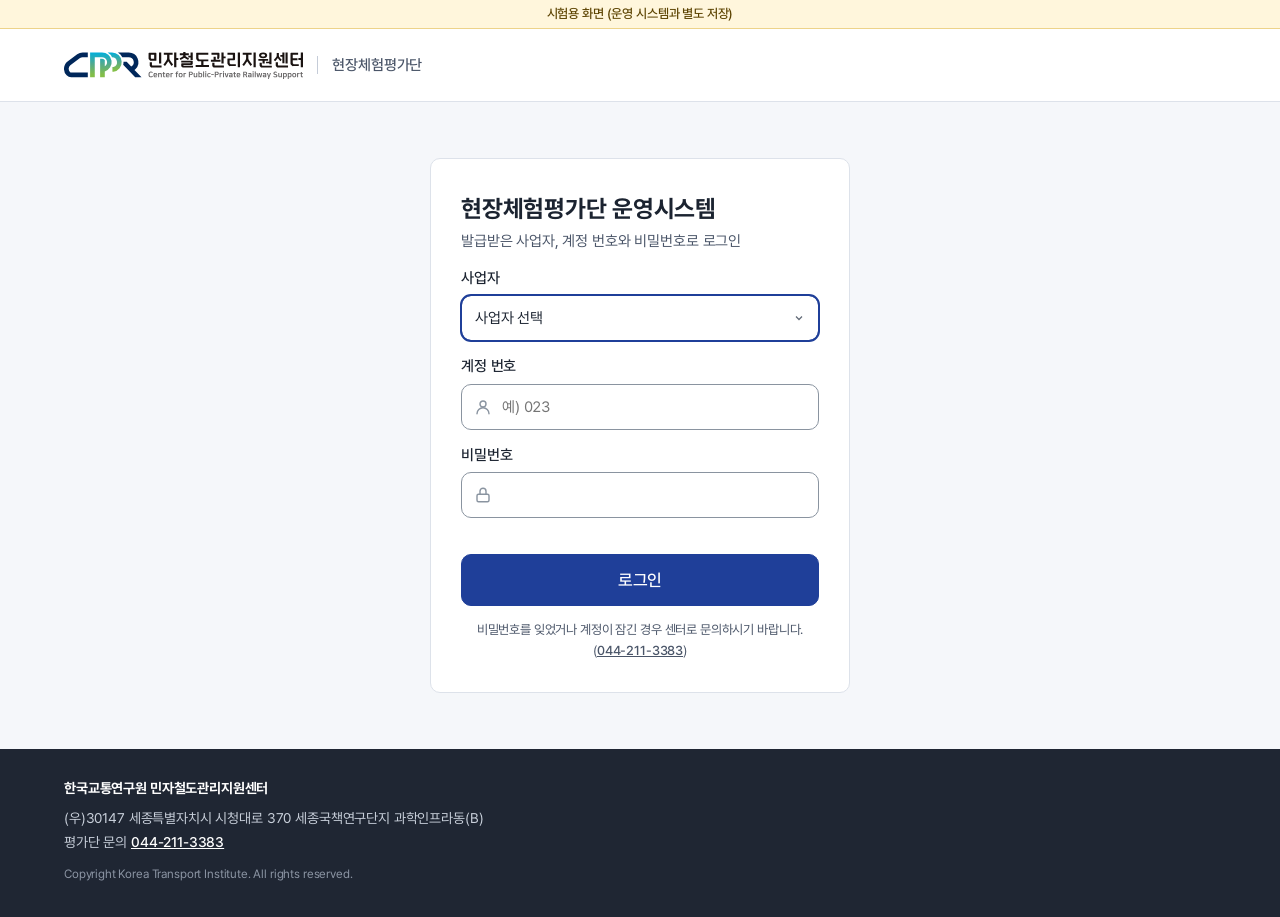
<file: login.html>
<!DOCTYPE html>
<html lang="ko">
<head>
<meta charset="UTF-8">
<meta name="viewport" content="width=device-width,initial-scale=1,viewport-fit=cover">
<title>현장체험평가단 로그인 | 민자철도 운영관리시스템</title>
<link rel="icon" href="data:,">
<meta name="theme-color" content="#ffffff">
<meta name="mobile-web-app-capable" content="yes">
<meta name="apple-mobile-web-app-capable" content="yes">
<meta name="apple-mobile-web-app-title" content="평가단">
<meta name="apple-mobile-web-app-status-bar-style" content="default">
<link rel="manifest" href="./resource/panel/manifest.json">
<link rel="apple-touch-icon" href="./resource/panel/apple-touch-icon.png">
<link rel="stylesheet" href="./resource/css/panelapp.css">
<link rel="stylesheet" href="./resource/css/fbtest.css">
</head>
<body>
<div class="fbtest" role="note">시험용 화면 (운영 시스템과 별도 저장)</div>
<header class="shd"><div class="shd-in"><img class="slogo" src="./resource/images/cppr_logo.svg" alt="민자철도관리지원센터" width="308" height="35"><span class="ssvc">현장체험평가단</span></div></header>
<div id="app">
<div class="login"><form class="lcard" id="lForm" autocomplete="on">
  <h1>현장체험평가단 운영시스템</h1>
  <div class="lsub" id="lSub">발급받은 사업자, 계정 번호와 비밀번호로 로그인</div>
  <div id="lgIn">
    <label class="f" for="lOrg">사업자</label>
    <select class="in" id="lOrg" required>
      <option value="" selected="selected">사업자 선택</option>
      <option value="RID241201000001">공항철도 (인천공항철도)</option><option value="RID241201000002">신분당선 (신분당선[강남-정자])</option><option value="RID241201000003">경기철도 (신분당선[정자-광교])</option><option value="RID241201000004">새서울철도 (신분당선[신사-강남])</option><option value="RID241201000005">전라선철도 (전라선[동익산-신리])</option><option value="RID241201000006">가야철도 (경전선[함안-군북])</option><option value="RID241201000007">이레일 (서해선[소사-원시])</option><option value="RID241201000008">서부광역철도 (서해선[대곡-부천종합운동장])</option><option value="RID241201000022">에스지레일 (GTX-A[운정중앙-서울])</option>
    </select>
    <label class="f" for="lNo">계정 번호</label>
    <div class="ifield"><svg viewBox="0 0 24 24" fill="none" stroke="currentColor" stroke-width="1.9" stroke-linecap="round" stroke-linejoin="round" aria-hidden="true"><circle cx="12" cy="8" r="4"/><path d="M4 21a8 8 0 0 1 16 0"/></svg><input class="in num" id="lNo" inputmode="numeric" pattern="[0-9]*" placeholder="예) 023" autocomplete="username" autocapitalize="off" maxlength="4"></div>
    <label class="f" for="lPw">비밀번호</label>
    <div class="ifield"><svg viewBox="0 0 24 24" fill="none" stroke="currentColor" stroke-width="1.9" stroke-linecap="round" stroke-linejoin="round" aria-hidden="true"><rect x="4" y="11" width="16" height="10" rx="2"/><path d="M8 11V7a4 4 0 0 1 8 0v4"/></svg><input class="in" id="lPw" type="password" autocomplete="current-password"></div>
    <div class="lerr" id="lErr" role="alert"></div>
    <button class="btn pri wide" id="lBtn" type="submit">로그인</button>
    <p class="lhelp">비밀번호를 잊었거나 계정이 잠긴 경우 센터로 문의하시기 바랍니다. (<a href="tel:044-211-3383">044-211-3383</a>)</p>
    <div class="linst" id="pwaInst" hidden>
      <button class="btn wide" id="pwaBtn" type="button" hidden><svg viewBox="0 0 24 24" fill="none" stroke="currentColor" stroke-width="1.9" stroke-linecap="round" stroke-linejoin="round" aria-hidden="true"><path d="M12 3v12"/><path d="M7 10l5 5 5-5"/><path d="M5 21h14"/></svg>앱 설치</button>
      <p class="linst-t" id="pwaTip" hidden></p>
    </div>
  </div>
  <div id="lgChg" hidden>
    <div class="guide" style="margin:0 0 6px">임시 비밀번호로 로그인했습니다. 개인 비밀번호로 변경을 권장합니다.</div>
    <label class="f" for="cPw1">새 비밀번호</label>
    <input class="in" id="cPw1" type="password" autocomplete="new-password" placeholder="8~20자, 영문, 숫자, 특수문자 포함">
    <label class="f" for="cPw2">새 비밀번호 확인</label>
    <input class="in" id="cPw2" type="password" autocomplete="new-password">
    <div class="lerr" id="cErr" role="alert"></div>
    <button class="btn pri wide" id="cBtn" type="button">비밀번호 변경</button>
    <button class="btn wide" id="cLater" type="button" style="margin-top:8px">다음에 변경</button>
  </div>
</form></div>
</div>
<footer class="sft"><div class="sft-in">
  <p class="sft-nm">한국교통연구원 민자철도관리지원센터</p>
  <p>(우)30147 세종특별자치시 시청대로 370 세종국책연구단지 과학인프라동(B)</p>
  <p>평가단 문의 <a href="tel:044-211-3383">044-211-3383</a></p>
  <p class="sft-cp">Copyright Korea Transport Institute. All rights reserved.</p>
</div></footer>
<div id="toast" role="status" aria-live="polite"></div>
<script src="./resource/js/panelops.js"></script>
<script src="./resource/js/fbapi.js"></script>
<script src="./resource/panel/pwa.js"></script>
<script>(function(){const $=id=>document.getElementById(id);let tmpPw="";const err=(el,m)=>{el.textContent=m};$("lForm").addEventListener("submit",(async ev=>{ev.preventDefault();if(!$("lgChg").hidden){$("cBtn").click();return}const org=$("lOrg").value,no=$("lNo").value.trim(),pw=$("lPw").value;["lOrg","lNo","lPw"].forEach((k=>$(k).classList.remove("err")));if(!org){$("lOrg").classList.add("err");err($("lErr"),"사업자를 선택하세요.");$("lOrg").focus();return}if(!/^\d{1,4}$/.test(no)){$("lNo").classList.add("err");err($("lErr"),"계정 번호를 숫자로 입력하세요. (예: 023)");$("lNo").focus();return}if(!pw){$("lPw").classList.add("err");err($("lErr"),"비밀번호를 입력하세요.");$("lPw").focus();return}$("lBtn").disabled=true;err($("lErr"),"");const r=await POPS.post("/ops/panel/login.json",{railwyid:org,no:no,pw:pw});$("lBtn").disabled=false;if(!r.ok){err($("lErr"),r.msg||"로그인하지 못했습니다.");$("lPw").value="";$("lPw").classList.add("err");$("lPw").focus();return}if(r.user&&r.user.must){tmpPw=pw;$("lgIn").hidden=true;$("lgChg").hidden=false;$("lSub").textContent=r.user.nm+" 비밀번호 변경";$("cPw1").focus();return}location.href="app.html"}));$("cBtn").addEventListener("click",(async()=>{const p1=$("cPw1").value,p2=$("cPw2").value;["cPw1","cPw2"].forEach((k=>$(k).classList.remove("err")));if(!p1){$("cPw1").classList.add("err");err($("cErr"),"새 비밀번호를 입력하세요.");$("cPw1").focus();return}if(p1!==p2){$("cPw2").classList.add("err");err($("cErr"),"새 비밀번호와 확인 입력이 다릅니다.");$("cPw2").focus();return}$("cBtn").disabled=true;err($("cErr"),"");const r=await POPS.post("/ops/panel/pw.json",{cur:tmpPw,pw:p1});$("cBtn").disabled=false;if(!r.ok){err($("cErr"),r.msg||"비밀번호를 바꾸지 못했습니다.");$("cPw1").classList.add("err");$("cPw1").focus();return}location.href="app.html"}));$("cLater").addEventListener("click",(()=>{location.href="app.html"}));$("lOrg").focus()})()</script>
</body>
</html>
</file>
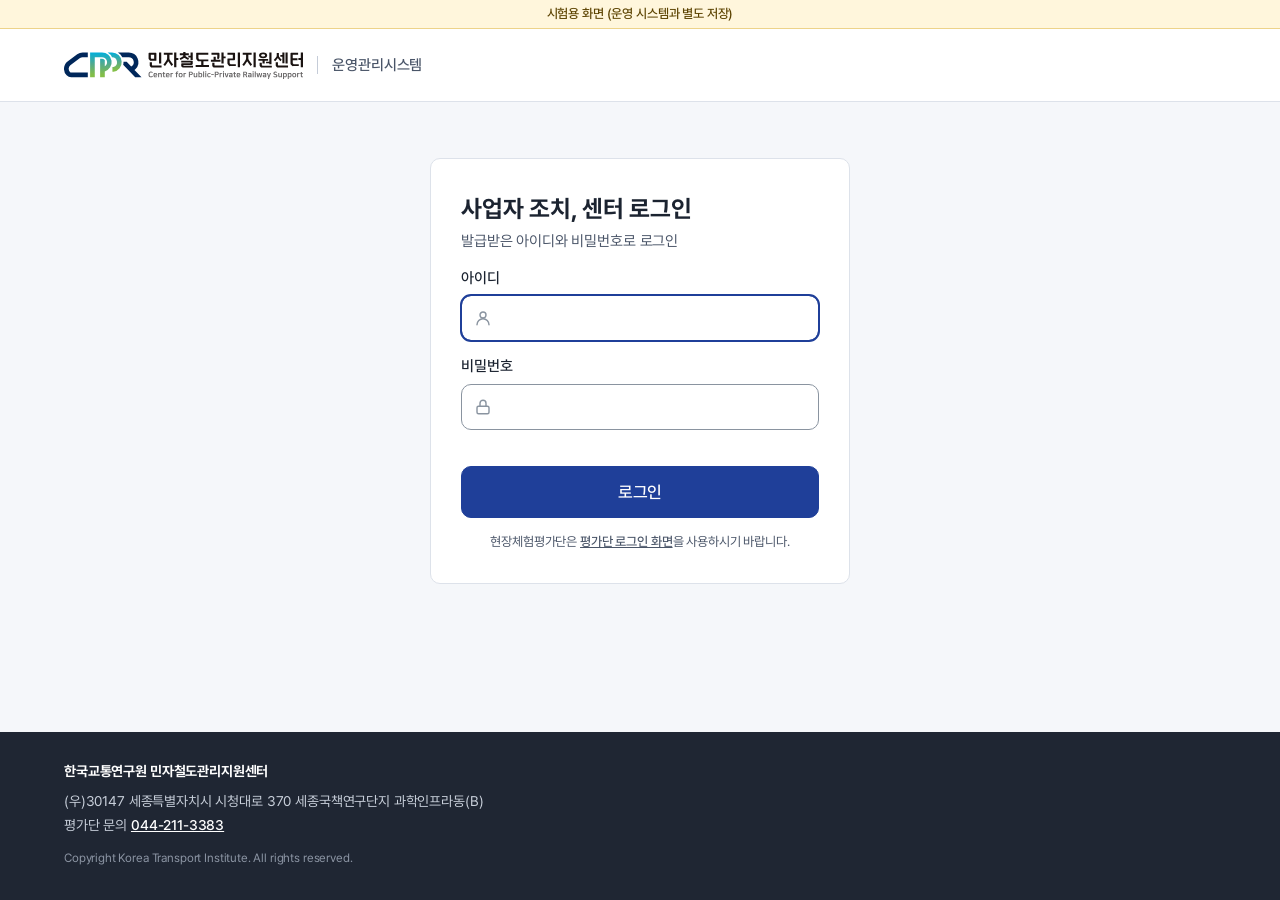
<file: staff.html>
<!DOCTYPE html>
<html lang="ko">
<head>
<meta charset="UTF-8">
<meta name="viewport" content="width=device-width,initial-scale=1,viewport-fit=cover">
<title>사업자 조치, 센터 로그인 | 민자철도 운영관리시스템</title>
<link rel="icon" href="data:,">
<link rel="stylesheet" href="./resource/css/panelapp.css">
<link rel="stylesheet" href="./resource/css/fbtest.css">
</head>
<body>
<div class="fbtest" role="note">시험용 화면 (운영 시스템과 별도 저장)</div>
<header class="shd"><div class="shd-in"><img class="slogo" src="./resource/images/cppr_logo.svg" alt="민자철도관리지원센터" width="308" height="35"><span class="ssvc">운영관리시스템</span></div></header>
<div id="app">
<div class="login"><form class="lcard" id="lForm" autocomplete="on">
  <h1>사업자 조치, 센터 로그인</h1>
  <div class="lsub">발급받은 아이디와 비밀번호로 로그인</div>
  <label class="f" for="lId">아이디</label>
  <div class="ifield"><svg viewBox="0 0 24 24" fill="none" stroke="currentColor" stroke-width="1.9" stroke-linecap="round" stroke-linejoin="round" aria-hidden="true"><circle cx="12" cy="8" r="4"/><path d="M4 21a8 8 0 0 1 16 0"/></svg><input class="in" id="lId" autocomplete="username" autocapitalize="off" spellcheck="false"></div>
  <label class="f" for="lPw">비밀번호</label>
  <div class="ifield"><svg viewBox="0 0 24 24" fill="none" stroke="currentColor" stroke-width="1.9" stroke-linecap="round" stroke-linejoin="round" aria-hidden="true"><rect x="4" y="11" width="16" height="10" rx="2"/><path d="M8 11V7a4 4 0 0 1 8 0v4"/></svg><input class="in" id="lPw" type="password" autocomplete="current-password"></div>
  <div class="lerr" id="lErr" role="alert"></div>
  <button class="btn pri wide" id="lBtn" type="submit">로그인</button>
  <p class="lhelp">현장체험평가단은 <a href="login.html">평가단 로그인 화면</a>을 사용하시기 바랍니다.</p>
</form></div>
</div>
<footer class="sft"><div class="sft-in">
  <p class="sft-nm">한국교통연구원 민자철도관리지원센터</p>
  <p>(우)30147 세종특별자치시 시청대로 370 세종국책연구단지 과학인프라동(B)</p>
  <p>평가단 문의 <a href="tel:044-211-3383">044-211-3383</a></p>
  <p class="sft-cp">Copyright Korea Transport Institute. All rights reserved.</p>
</div></footer>
<script src="./resource/js/fbapi.js"></script>
<script>(function(){const $=id=>document.getElementById(id);$("lForm").addEventListener("submit",(async ev=>{ev.preventDefault();["lId","lPw"].forEach((k=>$(k).classList.remove("err")));const id=$("lId").value.trim(),pw=$("lPw").value;if(!id){$("lId").classList.add("err");$("lErr").textContent="아이디를 입력하세요.";$("lId").focus();return}if(!pw){$("lPw").classList.add("err");$("lErr").textContent="비밀번호를 입력하세요.";$("lPw").focus();return}$("lBtn").disabled=true;$("lErr").textContent="";let r;try{r=await FBAPI.staffLogin(id,pw)}catch(e){r={ok:false,msg:"서버에 연결하지 못했습니다. 연결을 확인한 뒤 다시 시도해 주세요."}}$("lBtn").disabled=false;if(!r.ok){$("lErr").textContent=r.msg;$("lPw").value="";$("lPw").classList.add("err");$("lPw").focus();return}location.href=r.g==="center"?"center.html":"corp.html"}));$("lId").focus()})()</script>
</body>
</html>
</file>
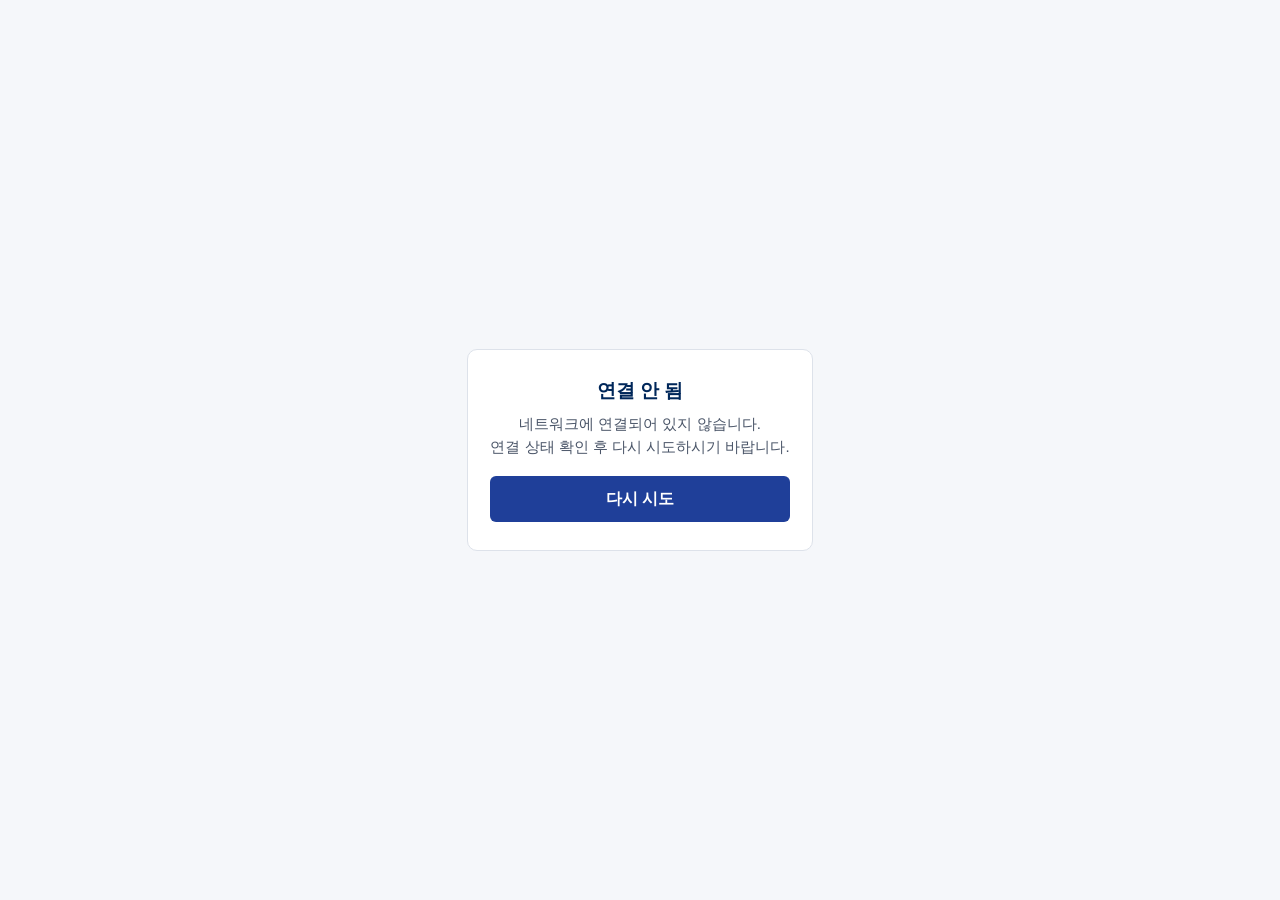
<file: resource/panel/offline.html>
<!DOCTYPE html>
<html lang="ko">
<head>
<meta charset="UTF-8">
<meta name="viewport" content="width=device-width,initial-scale=1,viewport-fit=cover">
<meta name="theme-color" content="#ffffff">
<title>연결 안 됨 | 현장체험평가단</title>
<style>body{margin:0;min-height:100vh;display:flex;align-items:center;justify-content:center;background:#f5f7fa;color:#1b2330;font-family:Pretendard,"맑은 고딕",sans-serif;word-break:keep-all}.box{max-width:320px;margin:24px 16px;padding:28px 22px;background:#fff;border:1px solid #dde2ea;border-radius:10px;text-align:center}h1{margin:0 0 8px;font-size:19px;color:#00275a}p{margin:0 0 18px;font-size:15px;line-height:1.55;color:#4a5568}button{width:100%;height:46px;border:0;border-radius:6px;background:#1f3f99;color:#fff;font-size:16px;font-weight:600;font-family:inherit}</style>
</head>
<body>
<div class="box" role="alert">
  <h1>연결 안 됨</h1>
  <p>네트워크에 연결되어 있지 않습니다.<br>연결 상태 확인 후 다시 시도하시기 바랍니다.</p>
  <button type="button" onclick="location.reload()">다시 시도</button>
</div>
</body>
</html>
</file>
<file: resource/css/panelapp.css>
@font-face{font-family:Pretendard;font-weight:400;src:local("Pretendard Regular"),url(../fonts/Pretendard-Regular.otf) format("opentype")}@font-face{font-family:Pretendard;font-weight:500 600;src:local("Pretendard Medium"),url(../fonts/Pretendard-Medium.otf) format("opentype")}@font-face{font-family:Pretendard;font-weight:700 900;src:local("Pretendard Bold"),url(../fonts/Pretendard-Bold.otf) format("opentype")}:root{--pri:#1f3f99;--pri2:#16307a;--p50:#f5f7fc;--p100:#eaf0fb;--p200:#c9d3ec;--brand:#0121ab;--ink:#1b2330;--sub:#4a5568;--gray:#59636f;--mute:#8a94a0;--line:#dde2ea;--line2:#c5ccd8;--lineF:#8a94a0;--bg:#f5f7fa;--tint:#f7f8fa;--g:#1d7a46;--g1:#e6f4ec;--a:#9a5800;--a1:#fff3df;--a2:#9a5800;--rd:#b42318;--r1:#fbeceb;--r2:#b42318;--v:#6d28d9;--v1:#ede9fe;--v2:#7c3aed;--s1:#f0f2f5;--r:10px;--rs:6px;--ease:cubic-bezier(0.32,0.72,0,1);--sh:none}*{box-sizing:border-box}[hidden]{display:none!important}html{-webkit-text-size-adjust:100%}body{margin:0;font-family:Pretendard,"맑은 고딕",sans-serif;color:var(--ink);background:var(--bg);font-size:15px;line-height:1.5;letter-spacing:-.01em;word-break:keep-all;min-height:100vh;display:flex;flex-direction:column;-webkit-tap-highlight-color:transparent}button,input,select,textarea{font-family:inherit;font-size:inherit;color:inherit;letter-spacing:inherit}button{cursor:pointer}:focus-visible{outline:3px solid #f2a900;outline-offset:2px}.num{font-variant-numeric:tabular-nums}.sr{position:absolute;width:1px;height:1px;overflow:hidden;clip:rect(0 0 0 0);white-space:nowrap}#app{flex:1}svg.i{width:20px;height:20px;flex:none}.tile{width:44px;height:44px;border-radius:var(--r);display:flex;align-items:center;justify-content:center;flex:none}.tile svg{width:22px;height:22px}.t-sky{background:var(--p100);color:var(--pri)}.t-grn{background:var(--g1);color:var(--g)}.t-vio{background:var(--v1);color:var(--v2)}.t-amb{background:var(--a1);color:var(--a2)}.t-red{background:var(--r1);color:var(--r2)}.t-sl{background:var(--s1);color:var(--gray)}.box{background:#fff;border:1px solid var(--line);border-radius:var(--r);padding:12px 14px;font-size:15px;margin:10px 0}.box b{display:flex;align-items:center;gap:6px;font-size:13px;color:var(--gray);font-weight:600;margin-bottom:4px}.box b svg{width:15px;height:15px}.box.bad{background:#fdf3f2;border-color:#e7c3be}.box.bad b{color:var(--rd)}.box.warn{background:var(--a1);border-color:#f0d8ad}.box.warn b{color:var(--a)}.box.ok{background:#f1f8f4;border-color:#bfdccb}.box.ok b{color:var(--g)}.acts{display:flex;gap:8px;flex-wrap:wrap;margin-top:12px}.acts .btn{flex:1}.tl{list-style:none;margin:8px 0 0;padding:0 0 0 16px;border-left:2px solid var(--line)}.tl li{position:relative;padding:0 0 14px 14px;font-size:15px}.tl li::before{content:"";position:absolute;left:-23px;top:4px;width:12px;height:12px;border-radius:50%;background:#fff;border:3px solid var(--pri)}.tl li.done::before{border-color:var(--g)}.tl li.badd::before{border-color:var(--r2)}.tl li:last-child{padding-bottom:2px}.tl .t{color:var(--gray);font-size:13px}#toast{position:fixed;left:50%;bottom:28px;transform:translate(-50%,8px);background:var(--ink);color:#fff;padding:11px 20px;border-radius:var(--rs);font-size:15px;font-weight:600;opacity:0;pointer-events:none;transition:opacity .2s var(--ease),transform .2s var(--ease);z-index:90;max-width:90vw;text-align:center;box-shadow:0 8px 24px rgba(15,23,42,.2)}#toast.on{opacity:1;transform:translate(-50%,0)}.has-phone #toast{bottom:96px}.empty{padding:40px 10px;text-align:center;color:var(--gray);font-size:15px}.empty svg{width:34px;height:34px;color:var(--mute);display:block;margin:0 auto 8px}.chips{display:inline-flex;gap:4px;flex-wrap:wrap;justify-content:center}.chip{display:inline-flex;align-items:center;gap:5px;font-size:13px;font-weight:600;border-radius:var(--rs);padding:3px 9px;white-space:nowrap;line-height:1.4}.chip::before{content:"";width:6px;height:6px;border-radius:50%;background:currentColor;flex:none}.s-신고,.s-접수{background:var(--a1);color:var(--a)}.s-조치중{background:var(--p100);color:var(--pri)}.s-조치완료{background:var(--a1);color:var(--a)}.s-재조치{background:var(--r1);color:var(--rd)}.s-확인완료{background:var(--p100);color:var(--pri)}.s-종결{background:var(--g1);color:var(--g)}.s-반려{background:var(--s1);color:#59616d}.mrow .chip.s-확인완료{background:var(--g1);color:var(--g)}.chip.late{background:var(--r2);color:#fff}.chip.late::before{display:none}.btn{display:inline-flex;align-items:center;justify-content:center;gap:6px;min-height:46px;border:1px solid var(--line2);background:#fff;color:var(--ink);border-radius:var(--r);padding:8px 16px;font-weight:600;font-size:15px;transition:background-color .15s var(--ease),transform .1s var(--ease);text-decoration:none}.btn svg{width:17px;height:17px}.btn:hover{background:var(--tint);border-color:#b9c2cf}.btn:active{transform:scale(.98)}.btn.pri{background:var(--pri);border-color:var(--pri);color:#fff}.btn.pri:hover{background:var(--pri2);border-color:var(--pri2)}.btn.ok{background:var(--g);border-color:var(--g);color:#fff}.btn.bad{border-color:#e7c3be;color:var(--rd)}.btn.bad:hover{background:#fdf3f2}.btn.wide{width:100%;min-height:52px;font-size:17px;border-radius:var(--r)}.btn:disabled,.btn:disabled:hover{opacity:.45;cursor:not-allowed}.btn.sm{min-height:36px;padding:6px 12px;font-size:13px}.f,label.f{display:block;font-size:15px;font-weight:600;color:var(--ink);margin:14px 0 6px}input.in,select.in,textarea.in{width:100%;min-height:46px;border:1px solid var(--lineF);border-radius:var(--r);padding:11px 13px;background:#fff;font-size:15px;transition:border-color .15s var(--ease),box-shadow .15s var(--ease)}select.in{-webkit-appearance:none;appearance:none;padding-right:36px;background:#fff url("data:image/svg+xml,%3Csvg xmlns='http://www.w3.org/2000/svg' width='12' height='12' viewBox='0 0 24 24' fill='none' stroke='%23636b78' stroke-width='2.5'%3E%3Cpath d='M6 9l6 6 6-6'/%3E%3C/svg%3E") right 13px center no-repeat}input.in[type=date],input.in[type=datetime-local],input.in[type=time]{-webkit-appearance:none;appearance:none;display:block;min-width:0;max-width:100%;text-align:left;line-height:1.5}input.in::-webkit-date-and-time-value{text-align:left;margin:0}textarea.in{resize:vertical;min-height:96px}input.in:focus,select.in:focus,textarea.in:focus{border-color:var(--pri);outline:2px solid var(--pri);outline-offset:-1px}.in.err,.in.err:focus{border-color:var(--rd);outline:2px solid var(--rd);outline-offset:-1px;box-shadow:none}.login{display:flex;justify-content:center;align-items:flex-start;padding:56px 16px}.lcard{width:420px;max-width:100%;background:#fff;border:1px solid var(--line);border-radius:var(--r);padding:34px 30px 30px}.lcard h1{margin:0;font-size:24px;font-weight:700;line-height:1.3;letter-spacing:-.01em}.lcard .lsub{margin:6px 0 10px;font-size:15px;color:var(--sub)}.ifield{position:relative}.ifield svg{position:absolute;left:13px;top:50%;transform:translateY(-50%);width:18px;height:18px;color:var(--mute);pointer-events:none}.ifield .in{padding-left:40px}.lerr{min-height:20px;margin:10px 0 6px;font-size:13px;color:var(--rd);font-weight:600;line-height:1.5}.guide{font-size:13px;color:var(--a);background:var(--a1);border:1px solid #f0d8ad;border-radius:var(--rs);padding:10px 12px;margin-top:14px;line-height:1.6}.lrow{display:grid;grid-template-columns:minmax(0,1.4fr) minmax(0,1fr);gap:8px}.lhelp{margin:14px 0 0;font-size:13px;color:var(--sub);line-height:1.6;text-align:center}.linst{margin:16px 0 0;padding-top:14px;border-top:1px solid var(--line)}.linst .btn svg{width:18px;height:18px}.linst-t{margin:0;font-size:13px;color:var(--sub);line-height:1.6;text-align:center}.linst .btn+.linst-t{margin-top:8px}.lhelp a,.mft a,.sft a{color:inherit;font-weight:600;white-space:nowrap}.shd{background:#fff;border-bottom:1px solid var(--line)}.shd-in{max-width:1200px;margin:0 auto;padding:0 24px;height:72px;display:flex;align-items:center;gap:14px}.slogo{display:block;height:27px;width:auto}.ssvc{font-size:15px;font-weight:600;color:var(--sub);padding-left:14px;border-left:1px solid var(--line2);line-height:1.2}.sft{background:#1f2633;color:#c9d0db;font-size:14px;line-height:1.7}.sft-in{max-width:1200px;margin:0 auto;padding:28px 24px 32px}.sft p{margin:0}.sft .sft-nm{color:#fff;font-weight:700;margin-bottom:6px}.sft a{color:#fff}.sft .sft-cp{margin-top:10px;color:#8b94a3;font-size:12px}.phoneWrap{display:flex;justify-content:center;padding:28px 10px 16px}.phone{width:390px;max-width:100%;height:min(800px,calc(100vh - 116px));min-height:640px;background:var(--bg);border-radius:var(--r);border:1px solid var(--line2);overflow:hidden;display:flex;flex-direction:column;position:relative}.ph{background:#fff;padding:14px 18px 12px;display:flex;align-items:center;gap:10px;border-bottom:1px solid var(--line);position:relative}.ph .tile{width:38px;height:38px;border-radius:50%}.ph .tile svg{width:20px;height:20px}.ph .lchip{margin-left:auto;font-size:13px;font-weight:600;color:var(--pri2);background:var(--p50);border:1px solid var(--p200);border-radius:var(--rs);padding:3px 10px;max-width:46%;overflow:hidden;text-overflow:ellipsis;white-space:nowrap}.phme{display:flex;align-items:center;gap:10px;border:0;background:0 0;padding:0;text-align:left;min-height:44px;min-width:0}.phme .nm b{display:block;font-size:17px;line-height:1.3;white-space:nowrap;overflow:hidden;text-overflow:ellipsis;max-width:150px}.phme .nm small{display:flex;align-items:center;gap:1px;font-size:13px;color:var(--gray)}.phme .nm small svg{width:14px;height:14px}.ph .bell{border:0;background:0 0;color:var(--sub);padding:0;width:44px;height:44px;display:flex;align-items:center;justify-content:center;flex:none;border-radius:50%;margin-left:0;position:relative}.ph .bell svg{width:23px;height:23px}.ph .bell .nb{position:absolute;top:4px;right:2px;min-width:17px;height:17px;border-radius:9px;background:var(--r2);color:#fff;font-size:11px;font-weight:700;line-height:17px;text-align:center;padding:0 4px;border:2px solid #fff}.ph .who{display:flex;align-items:center;gap:10px;min-width:0;flex:1;margin:0;font-size:inherit;font-weight:400}.ph .who .nm{min-width:0}.ph .who .nm small{display:block;font-size:13px;color:var(--gray);line-height:1.3}.ph .who .nm b{display:block;font-size:17px;line-height:1.3;white-space:nowrap;overflow:hidden;text-overflow:ellipsis}.ph .who~.bell{margin-left:auto}.pb{flex:1;overflow-y:auto;padding:16px 16px 28px}.pnav{display:grid;grid-template-columns:repeat(5,1fr);background:#fff;border-top:1px solid var(--line);padding:6px 4px calc(6px + env(safe-area-inset-bottom));position:relative}.pnav button{border:0;background:0 0;padding:2px 0;font-size:12px;color:var(--gray);display:flex;flex-direction:column;align-items:center;gap:3px;position:relative;min-height:52px;font-weight:600}.pnav .ico{width:52px;height:30px;border-radius:999px;display:flex;align-items:center;justify-content:center;transition:background-color .2s var(--ease)}.pnav .ico svg{width:22px;height:22px}.pnav button.on{color:var(--pri2);font-weight:700}.pnav button.on .ico{background:var(--p100)}.pnav .fab .ico{width:58px;height:58px;border-radius:50%;background:var(--pri);color:#fff;margin-top:-26px;box-shadow:0 0 0 1px var(--line);border:4px solid #fff;transition:transform .15s var(--ease)}.pnav .fab .ico svg{width:26px;height:26px}.pnav .fab:active .ico{transform:scale(.94)}.pnav .fab.on .ico{background:var(--pri2)}.pnav .badge{position:absolute;top:0;left:calc(50% + 8px);background:var(--r2);color:#fff;font-size:11px;border-radius:9px;padding:0 6px;font-weight:700;line-height:17px;border:2px solid #fff}.hero{background:var(--pri2);color:#fff;border-radius:var(--r);padding:16px 16px 14px;margin-bottom:12px}.hero .hlogo{display:block;height:20px;width:auto;margin-bottom:14px;opacity:.95;filter:brightness(0) invert(1)}.hero .h1{font-size:13px;opacity:.9}.hero .h2{font-size:17px;font-weight:700;margin-top:2px}.hero .hs{display:grid;grid-template-columns:repeat(3,1fr);margin-top:14px;background:rgba(255,255,255,.14);border-radius:var(--r)}.hero .hs div{padding:10px 4px;text-align:center}.hero .hs div+div{border-left:1px solid rgba(255,255,255,.2)}.hero .hs b{display:block;font-size:20px;line-height:1.3}.hero .hs span{font-size:12px;opacity:.88}.cta{display:flex;align-items:center;gap:12px;width:100%;text-align:left;background:#fff;border:1px solid var(--line);border-radius:var(--r);padding:14px;margin-bottom:12px;box-shadow:var(--sh)}.cta .tile{width:46px;height:46px;border-radius:var(--r)}.cta b{display:block;font-size:15px}.cta span{font-size:13px;color:var(--gray)}.cta .go{margin-left:auto;color:var(--mute)}.cta.warn{background:#fffaf1;border-color:#f0d8ad}.sec{display:flex;align-items:center;justify-content:space-between;margin:18px 2px 8px}.sec b{font-size:17px}.sec span{font-size:13px;color:var(--gray)}.card{background:#fff;border:1px solid var(--line);border-radius:var(--r);padding:14px;margin-bottom:10px;box-shadow:var(--sh)}.card.tap{cursor:pointer;display:flex;gap:12px;align-items:flex-start;transition:transform .1s var(--ease)}.card.tap:active{transform:scale(.99);background:var(--bg)}.card .tile{width:40px;height:40px}.card .tile svg{width:20px;height:20px}.card .bd{flex:1;min-width:0}.card .r1{display:flex;align-items:center;gap:6px;justify-content:space-between}.card .st{font-weight:700;font-size:15px}.card .meta{font-size:13px;color:var(--gray);margin-top:2px}.card .desc{font-size:15px;margin-top:6px;color:var(--sub);overflow:hidden;text-overflow:ellipsis;display:-webkit-box;-webkit-line-clamp:2;-webkit-box-orient:vertical;white-space:pre-wrap}.card .desc.full{display:block}.card .ct{display:flex;align-items:center;gap:6px;font-size:13px;font-weight:700;margin-bottom:4px}.card .ct svg{width:16px;height:16px;color:var(--pri)}.ptitle{font-weight:700;font-size:20px;margin:2px 2px 2px}.psub{font-size:13px;color:var(--gray);margin:0 2px 12px}.step{display:flex;align-items:center;gap:8px;font-weight:700;font-size:15px;margin-bottom:4px}.step i{font-style:normal;width:22px;height:22px;border-radius:50%;background:var(--pri);color:#fff;font-size:13px;display:flex;align-items:center;justify-content:center}.cats{display:grid;grid-template-columns:1fr 1fr;gap:8px}.cats label{display:flex;flex-direction:column;gap:6px;border:1px solid var(--line2);border-radius:var(--r);padding:12px;background:#fff;cursor:pointer;position:relative;transition:border-color .15s var(--ease),background-color .15s var(--ease)}.cats label .tile{width:36px;height:36px}.cats label .tile svg{width:19px;height:19px}.cats input{position:absolute;opacity:0}.cats label.on{border-color:var(--pri);background:var(--p50);box-shadow:0 0 0 1px var(--pri)}.cats label:has(input:focus-visible){outline:2px solid var(--pri);outline-offset:2px}.cats b{font-size:15px;line-height:1.35}.cats small{display:block;color:var(--gray);font-size:12px;line-height:1.45}.cats label:last-child:nth-child(odd){grid-column:1/-1}.chk{display:flex;gap:8px;align-items:flex-start;font-size:15px;margin-top:12px;color:var(--sub)}.chk input{width:18px;height:18px;accent-color:var(--pri);margin-top:2px;flex:none}.stars{display:flex;gap:2px}.stars button{border:0;background:0 0;padding:2px;min-width:44px;min-height:44px;color:#e2e8f0;display:flex;align-items:center;justify-content:center;transition:transform .12s var(--ease)}.stars button svg{width:32px;height:32px;fill:currentColor;stroke:none}.stars button.on{color:#f59e0b}.stars button:active{transform:scale(.9)}.stars.ro button{cursor:default}.pback{border:0;background:0 0;color:var(--pri);font-weight:700;padding:4px 0;min-height:44px;margin-bottom:2px;font-size:15px;display:inline-flex;align-items:center;gap:2px}.pback svg{width:18px;height:18px}.mel{display:grid;grid-template-columns:90px minmax(0,1fr);margin:0;font-size:15px}.mel dd,.mel dt{padding:10px 12px;border-top:1px solid var(--line)}.mel dd:first-of-type,.mel dt:first-of-type{border-top:0}.mel dt{color:var(--sub);background:var(--bg);font-weight:600}.mel dd{margin:0;font-weight:600}.card:has(>.mel){padding:0;overflow:hidden}.mon{display:flex;align-items:center;gap:8px;background:#fff;border:1px solid var(--line);border-radius:var(--r);padding:8px;margin-bottom:10px;box-shadow:var(--sh)}.mon>div{flex:1;text-align:center}.mon b{display:block;font-size:17px}.mon span{font-size:13px;color:var(--gray)}.mon button{width:44px;height:44px;border:0;background:var(--bg);border-radius:50%;display:flex;align-items:center;justify-content:center;color:var(--sub);flex:none}.mon button:disabled{opacity:.3;cursor:default}.mon button svg{width:20px;height:20px}.mlist{padding:4px 6px}.mrow{display:flex;align-items:center;gap:8px;width:100%;border:0;background:0 0;padding:12px 8px;border-radius:var(--rs);text-align:left;font-size:15px;border-bottom:1px solid var(--line)}.mrow:last-child{border-bottom:0}.mrow.on{background:var(--p50)}.mrow .mm{flex:1;font-weight:600}.mrow .mm small{font-weight:600;color:var(--pri);font-size:13px}.mrow .mv{display:inline-flex;align-items:center;gap:3px;font-weight:700;font-variant-numeric:tabular-nums}.mrow .mv svg{width:15px;height:15px;fill:#f59e0b;stroke:none}.sec.ntch{margin-top:0}.lnk{border:0;background:0 0;font:inherit;font-size:13px;color:var(--gray);display:flex;align-items:center;gap:2px;cursor:pointer;padding:4px 0;min-height:44px;margin:-10px 0}.lnk svg{width:14px;height:14px}.ntc{display:block;width:100%;text-align:left;border:1px solid var(--line);background:#fff;border-radius:var(--r);padding:14px 16px;margin-bottom:10px;font:inherit;color:var(--ink);cursor:pointer}.ntc b{display:block;font-size:15px;overflow-wrap:anywhere}.ntc span{font-size:13px;color:var(--gray)}.mgrp .new,.ntc .new{display:inline-block;background:var(--r2);color:#fff;font-size:11px;font-weight:700;border-radius:9px;padding:0 6px;margin-left:6px;vertical-align:2px;line-height:17px}.mgrp .new{margin-left:8px;vertical-align:0}.ntcd .t1{font-size:16.5px;font-weight:700;overflow-wrap:anywhere}.ntcd .meta{margin:4px 0 10px}.ntcd .nbody{font-size:14.5px;line-height:1.7;white-space:pre-wrap;overflow-wrap:anywhere}.mgrp{background:#fff;border:1px solid var(--line);border-radius:var(--r);overflow:hidden;margin-bottom:12px}.mgrp .mh{font-size:13px;font-weight:700;color:var(--gray);padding:12px 16px 4px}.mgrp .mrow{gap:10px;border-radius:0;border-bottom:0;border-top:1px solid var(--line);padding:14px 16px;color:var(--ink);cursor:pointer;min-height:48px}.mgrp .mh+.mrow{border-top:0}.mgrp .mrow svg{width:20px;height:20px;color:var(--sub);flex:none}.mgrp .mrow .go{margin-left:auto;color:var(--mute);display:flex;transition:transform .2s}.mgrp .mrow .go svg{color:var(--mute)}.mgrp .mrow[aria-expanded=true] .go{transform:rotate(90deg)}.mbody{padding:0 16px 14px 46px;font-size:14px;line-height:1.65;color:var(--sub)}.mbody ol,.mbody ul{margin:0;padding-left:18px}.mbody li+li{margin-top:4px}.mbody.pwb{padding-left:16px}.mbody .in{margin-bottom:8px}.dhead{display:flex;align-items:center;gap:12px;margin-bottom:14px}.dhead .t1{font-size:17px;font-weight:700}.dhead .t2{font-size:13px;color:var(--gray)}.bellbox{margin-top:12px;border-top:1px dashed var(--line2);padding-top:12px}.tm{display:flex;align-items:center;gap:6px}.tm .in{width:84px;text-align:right}.tm span{color:var(--sub);font-size:15px;margin-right:6px}.occgap{display:inline-block;margin-left:6px;padding:1px 8px;border-radius:var(--rs);background:var(--a1);color:var(--a);font-size:13px;font-weight:600}.mlogo{display:block;height:24px;width:auto;margin:26px auto 0}.mft{margin-top:22px;padding-top:4px;border-top:1px solid var(--line);text-align:center;font-size:12px;color:var(--gray);line-height:1.7}.mft p{margin:0}.mft .mlogo{margin:16px auto 10px}.mft .mft-nm{font-size:13px;font-weight:700;color:var(--sub)}.np{position:absolute;left:0;right:0;top:69px;bottom:0;background:#fff;z-index:60;display:flex;flex-direction:column;overflow:hidden}.nph{display:flex;align-items:center;gap:8px;padding:12px 12px 12px 16px;border-bottom:1px solid var(--line)}.nph b{font-size:17px}.nph span{font-size:13px;color:var(--gray)}.nph .x{border:0;background:0 0;color:var(--gray);padding:0;width:44px;height:44px;display:flex;align-items:center;justify-content:center;border-radius:50%;margin-left:auto}.nph .x svg{width:20px;height:20px}.np ul{list-style:none;margin:0;padding:6px;overflow-y:auto}.np li{position:relative}.ni{display:flex;gap:10px;width:100%;text-align:left;border:0;background:0 0;border-radius:var(--rs);padding:10px 10px;position:relative;margin-bottom:2px}.ni:hover{background:var(--bg)}.ni .tile{width:36px;height:36px}.ni .tile svg{width:18px;height:18px}.ni b{display:block;font-size:15px}.ni div span{display:block;font-size:13px;color:var(--sub)}.ni small{display:block;font-size:12px;color:var(--gray);margin-top:2px}.ni.un{background:var(--p50)}.ni.un::after{content:"";position:absolute;left:4px;top:24px;width:6px;height:6px;border-radius:50%;background:var(--pri)}.nft{display:flex;justify-content:flex-end;border-top:1px solid var(--line);padding:6px 8px}.nft button{display:inline-flex;align-items:center;gap:5px;border:0;background:0 0;color:var(--sub);font-weight:600;font-size:13px;padding:8px 10px;border-radius:var(--rs);min-height:44px}.np .empty{padding:30px 10px}@media (max-width:340px){.cats{grid-template-columns:1fr}}@media (hover:none){body{-webkit-user-select:none;user-select:none;-webkit-touch-callout:none}input,textarea{-webkit-user-select:text;user-select:text}img{-webkit-user-drag:none;pointer-events:auto}}@media (prefers-reduced-motion:reduce){*{transition:none!important;animation:none!important}}@media (max-width:760px){.phoneWrap{padding:0}.phone{width:100%;height:100dvh;min-height:0;border:0;border-radius:0;box-shadow:none}body.has-phone,html:has(body.has-phone){height:100%;min-height:0;overflow:hidden;overscroll-behavior:none}.has-phone .phone{position:fixed;inset:0;width:auto;height:auto}.has-phone .pb{overscroll-behavior:contain;-webkit-overflow-scrolling:touch}.has-phone .ph{padding-top:calc(14px + env(safe-area-inset-top))}.has-phone .sft,.has-phone .shd{display:none}.shd-in{height:60px;padding:0 16px}.slogo{height:22px}.ssvc{font-size:13px;padding-left:10px}.sft-in{padding:22px 16px 26px;font-size:13px}.login{padding:28px 14px}.lcard{padding:26px 20px 24px}}.netoff{position:fixed;left:0;right:0;top:0;z-index:9999;padding:calc(env(safe-area-inset-top,0px) + 8px) 14px 8px;background:var(--rd);color:#fff;font-size:14px;font-weight:600;text-align:center}
</file>
<file: resource/css/fbtest.css>
.fbtest{background:#fff6dc;color:#5c4300;border-bottom:1px solid #edd38a;font-size:13px;font-weight:600;line-height:1.4;text-align:center;padding:5px 12px;word-break:keep-all}.gnb .usr{margin-left:auto}@media (max-width:760px){body.has-phone .fbtest{position:fixed;left:0;right:0;top:0;z-index:60;padding-top:calc(env(safe-area-inset-top,0px) + 5px)}.has-phone .phone{top:calc(env(safe-area-inset-top,0px) + 28px)}.has-phone .ph{padding-top:12px}}
</file>
